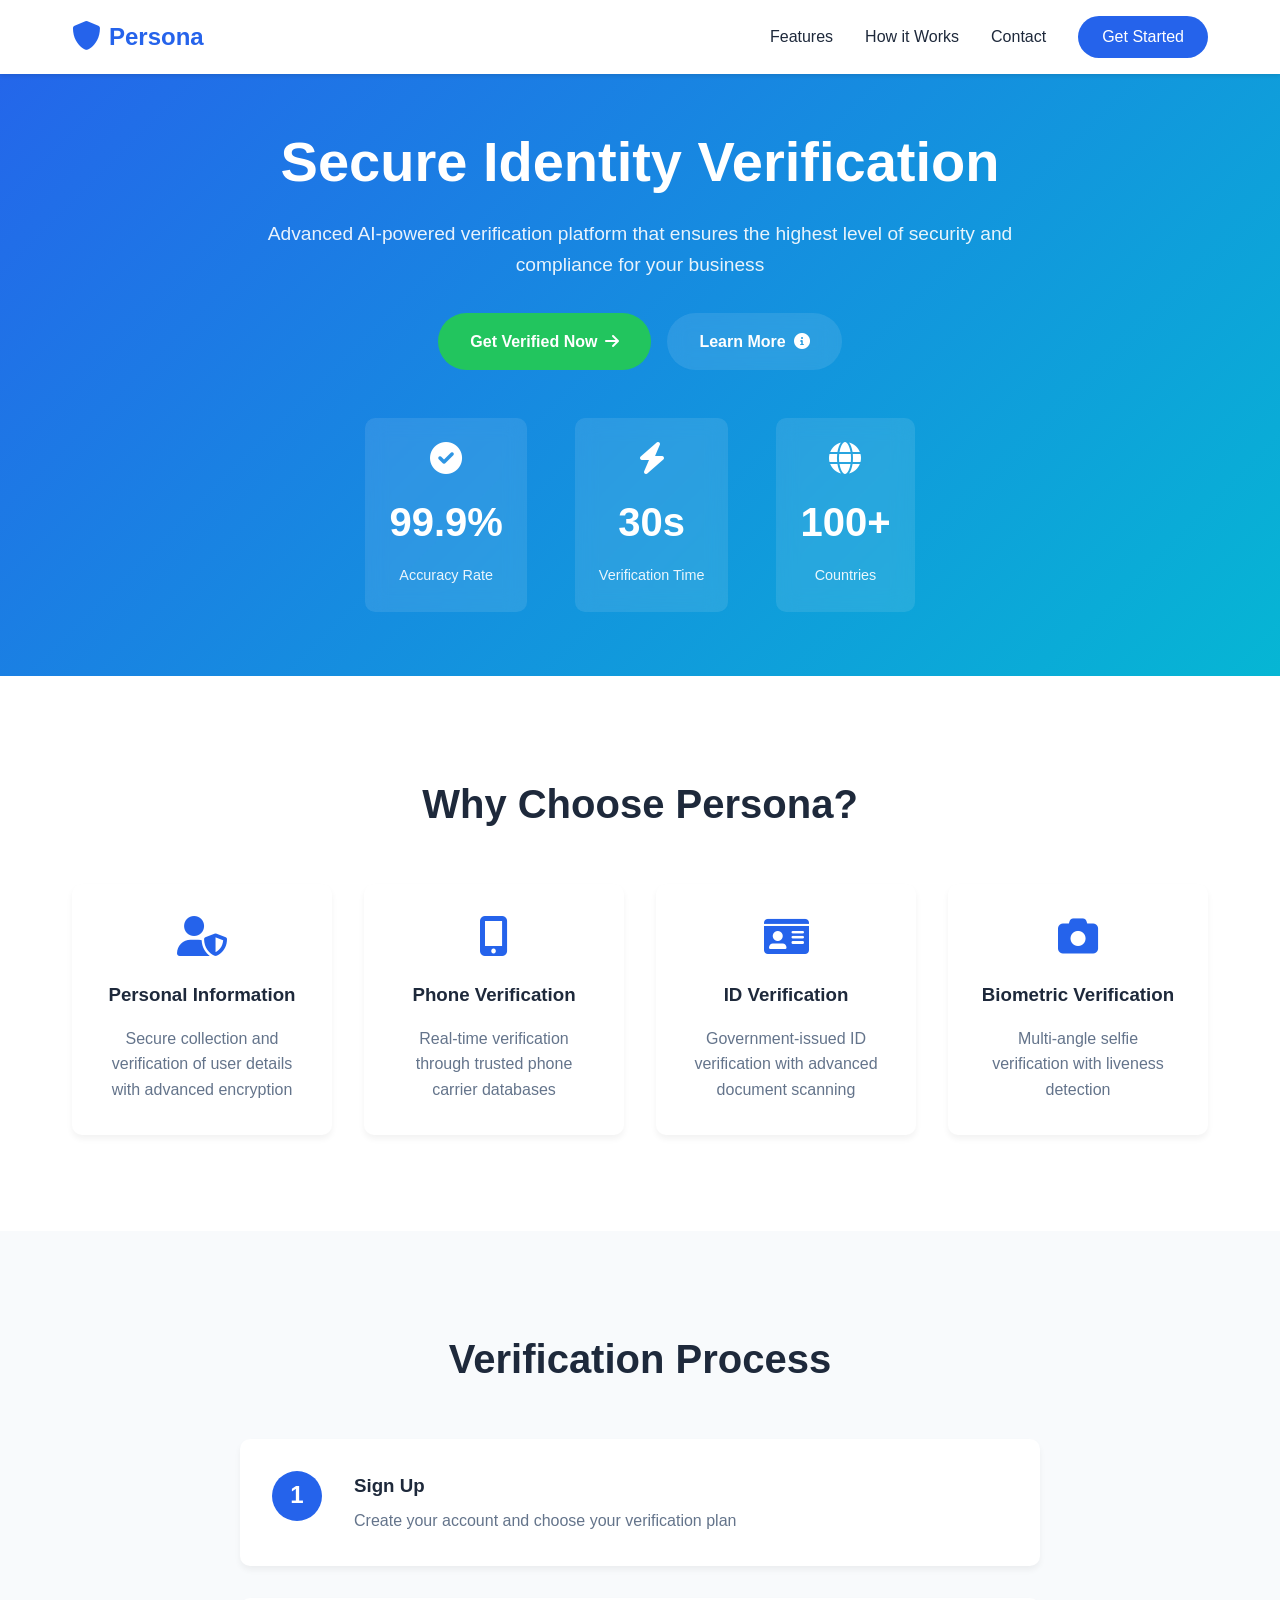
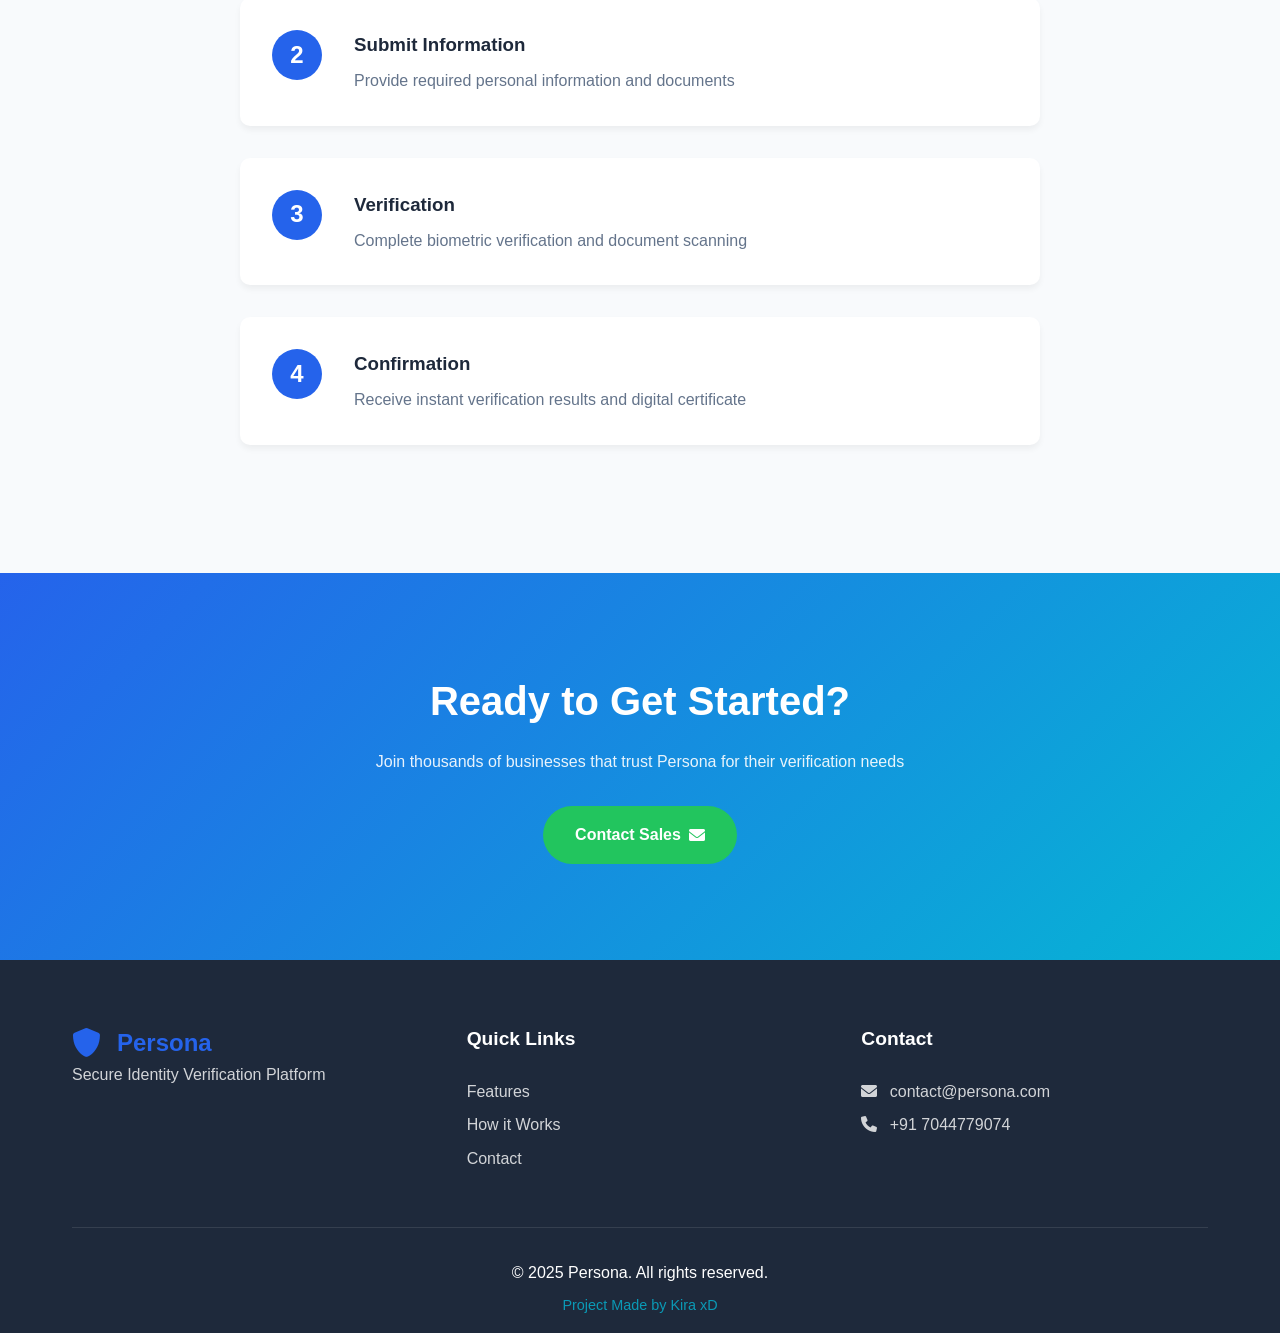
<file: face_ai/landing_page/index.html>
<!DOCTYPE html>
<html lang="en">
<head>
    <meta charset="UTF-8">
    <meta name="viewport" content="width=device-width, initial-scale=1.0">
    <title>Persona - Secure Identity Verification</title>
    <link rel="stylesheet" href="https://cdnjs.cloudflare.com/ajax/libs/font-awesome/6.0.0/css/all.min.css">
    <link rel="stylesheet" href="styles.css">
</head>
<body>
    <nav class="navbar">
        <div class="container">
            <div class="logo">
                <i class="fas fa-shield-alt"></i>
                <span>Persona</span>
            </div>
            <div class="nav-links">
                <a href="#features">Features</a>
                <a href="#process">How it Works</a>
                <a href="#contact">Contact</a>
                <a href="../static/index.html" class="nav-cta">Get Started</a>
            </div>
        </div>
    </nav>

    <section class="hero">
        <div class="container">
            <div class="hero-content">
                <h1>Secure Identity Verification</h1>
                <p>Advanced AI-powered verification platform that ensures the highest level of security and compliance for your business</p>
                <div class="hero-buttons">
                    <a href="../static/index.html" class="cta-button primary">
                        <span>Get Verified Now</span>
                        <i class="fas fa-arrow-right"></i>
                    </a>
                    <a href="#process" class="cta-button secondary">
                        <span>Learn More</span>
                        <i class="fas fa-info-circle"></i>
                    </a>
                </div>
            </div>
            <div class="hero-stats">
                <div class="stat-card">
                    <i class="fas fa-check-circle"></i>
                    <span class="stat-number">99.9%</span>
                    <span class="stat-label">Accuracy Rate</span>
                </div>
                <div class="stat-card">
                    <i class="fas fa-bolt"></i>
                    <span class="stat-number">30s</span>
                    <span class="stat-label">Verification Time</span>
                </div>
                <div class="stat-card">
                    <i class="fas fa-globe"></i>
                    <span class="stat-number">100+</span>
                    <span class="stat-label">Countries</span>
                </div>
            </div>
        </div>
    </section>

    <section id="features" class="features">
        <div class="container">
            <h2>Why Choose Persona?</h2>
            <div class="feature-grid">
                <div class="feature-card">
                    <i class="fas fa-user-shield"></i>
                    <h3>Personal Information</h3>
                    <p>Secure collection and verification of user details with advanced encryption</p>
                </div>
                <div class="feature-card">
                    <i class="fas fa-mobile-alt"></i>
                    <h3>Phone Verification</h3>
                    <p>Real-time verification through trusted phone carrier databases</p>
                </div>
                <div class="feature-card">
                    <i class="fas fa-id-card"></i>
                    <h3>ID Verification</h3>
                    <p>Government-issued ID verification with advanced document scanning</p>
                </div>
                <div class="feature-card">
                    <i class="fas fa-camera"></i>
                    <h3>Biometric Verification</h3>
                    <p>Multi-angle selfie verification with liveness detection</p>
                </div>
            </div>
        </div>
    </section>

    <section id="process" class="process">
        <div class="container">
            <h2>Verification Process</h2>
            <div class="process-steps">
                <div class="step">
                    <div class="step-number">1</div>
                    <div class="step-content">
                        <h3>Sign Up</h3>
                        <p>Create your account and choose your verification plan</p>
                    </div>
                </div>
                <div class="step">
                    <div class="step-number">2</div>
                    <div class="step-content">
                        <h3>Submit Information</h3>
                        <p>Provide required personal information and documents</p>
                    </div>
                </div>
                <div class="step">
                    <div class="step-number">3</div>
                    <div class="step-content">
                        <h3>Verification</h3>
                        <p>Complete biometric verification and document scanning</p>
                    </div>
                </div>
                <div class="step">
                    <div class="step-number">4</div>
                    <div class="step-content">
                        <h3>Confirmation</h3>
                        <p>Receive instant verification results and digital certificate</p>
                    </div>
                </div>
            </div>
        </div>
    </section>

    <section id="contact" class="contact">
        <div class="container">
            <h2>Ready to Get Started?</h2>
            <p>Join thousands of businesses that trust Persona for their verification needs</p>
            <a href="../static/index.html" class="cta-button primary">
                <span>Contact Sales</span>
                <i class="fas fa-envelope"></i>
            </a>
        </div>
    </section>

    <footer class="footer">
        <div class="container">
            <div class="footer-content">
                <div class="footer-section">
                    <div class="logo">
                        <i class="fas fa-shield-alt"></i>
                        <span>Persona</span>
                    </div>
                    <p>Secure Identity Verification Platform</p>
                </div>
                <div class="footer-section">
                    <h4>Quick Links</h4>
                    <a href="#features">Features</a>
                    <a href="#process">How it Works</a>
                    <a href="#contact">Contact</a>
                </div>
                <div class="footer-section">
                    <h4>Contact</h4>
                    <p><i class="fas fa-envelope"></i> contact@persona.com</p>
                    <p><i class="fas fa-phone"></i> +91 7044779074</p>
                </div>
            </div>
            <div class="footer-bottom">
                <p>&copy; 2025 Persona. All rights reserved.</p>
                <p class="credits">Project Made by Kira xD</p>
            </div>
        </div>
    </footer>
</body>
</html>
</file>
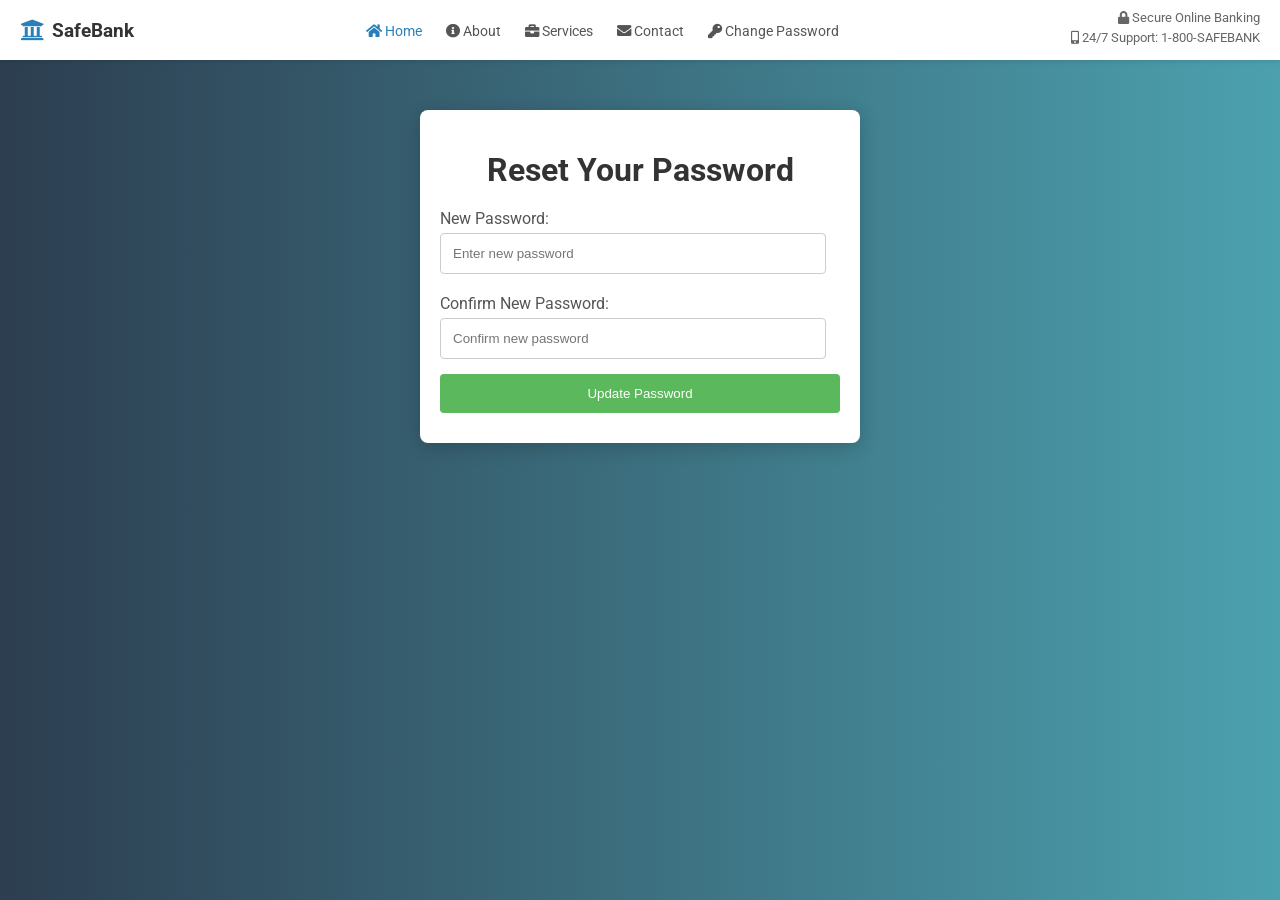
<file: frontend/forget_pass/index.html>
<!DOCTYPE html>
<html lang="en">
<head>
    <meta charset="UTF-8">
    <meta name="viewport" content="width=device-width, initial-scale=1.0">
    <title>SafeBank - Reset Password</title>
    <link rel="stylesheet" href="https://cdnjs.cloudflare.com/ajax/libs/font-awesome/5.15.3/css/all.min.css">
    <link href="https://fonts.googleapis.com/css2?family=Roboto:wght@300;400;500;700&display=swap" rel="stylesheet">
    <style>
        body {
            font-family: 'Roboto', sans-serif;
            background: linear-gradient(to right, #2c3e50, #4ca1af);
            margin: 0;
            padding: 0;
            height: 100vh;
        }

        nav {
            background-color: white;
            display: flex;
            justify-content: space-between;
            align-items: center;
            padding: 10px 20px;
            box-shadow: 0 2px 5px rgba(0, 0, 0, 0.1);
        }

        .navbar-content {
            display: flex;
            justify-content: space-between;
            align-items: center;
            width: 100%;
        }

        .logo {
            display: flex;
            align-items: center;
        }

        .logo i {
            font-size: 1.5rem;
            margin-right: 8px;
            color: #2980b9;
        }

        .logo h1 {
            font-size: 1.2rem;
            color: #333;
            margin: 0;
        }

        .nav-links a {
            margin: 0 10px;
            text-decoration: none;
            color: #555;
            font-size: 0.9rem;
            transition: color 0.3s;
        }

        .nav-links a:hover, .nav-links a.active {
            color: #2980b9;
        }

        .support-info {
            display: flex;
            flex-direction: column;
            align-items: flex-end;
        }

        .support-info span {
            font-size: 0.8rem;
            color: #666;
            margin-bottom: 5px;
        }

        .container {
            max-width: 400px;
            margin: 50px auto;
            background: white;
            padding: 20px;
            border-radius: 8px;
            box-shadow: 0 4px 20px rgba(0, 0, 0, 0.2);
        }

        h1 {
            text-align: center;
            color: #333;
            margin-bottom: 20px;
        }

        label {
            display: block;
            margin-bottom: 5px;
            color: #555;
        }

        input[type="password"] {
            width: 90%;
            padding: 12px;
            margin-bottom: 15px;
            border: 1px solid #ccc;
            border-radius: 4px;
            transition: border-color 0.3s;
        }

        input[type="password"]:focus {
            border-color: #2980b9;
            outline: none;
        }

        button {
            width: 100%;
            padding: 12px;
            background-color: #5cb85c;
            color: white;
            border: none;
            border-radius: 4px;
            cursor: pointer;
            transition: background-color 0.3s;
        }

        button:hover {
            background-color: #4cae4c;
        }

        #strength-meter {
            font-size: 0.9rem;
            margin: 5px 0;
        }

        p {
            text-align: center;
        }

        a {
            color: #2980b9;
            text-decoration: none;
        }

        a:hover {
            text-decoration: underline;
        }
    </style>
</head>
<body>
    <nav>
        <div class="navbar-content">
            <div class="logo">
                <i class="fas fa-university"></i>
                <h1>SafeBank</h1>
            </div>
            <div class="nav-links">
                <a href="#" class="active"><i class="fas fa-home"></i> Home</a>
                <a href="#"><i class="fas fa-info-circle"></i> About</a>
                <a href="#"><i class="fas fa-briefcase"></i> Services</a>
                <a href="#"><i class="fas fa-envelope"></i> Contact</a>
                <a href="/change-pass" id="changePassLink"><i class="fas fa-key"></i> Change Password</a>
            </div>
            <div class="support-info">
                <span><i class="fas fa-lock"></i> Secure Online Banking</span>
                <span><i class="fas fa-mobile-alt"></i> 24/7 Support: 1-800-SAFEBANK</span>
            </div>
        </div>
    </nav>
    <main class="container">
        <h1>Reset Your Password</h1>
        <form id="passwordForm">
            <div class="form-group">
                <label for="new-password">New Password:</label>
                <input type="password" id="new-password" name="new-password" placeholder="Enter new password" required>
                <div id="strength-meter"></div>
            </div>
            <div class="form-group">
                <label for="confirm-password">Confirm New Password:</label>
                <input type="password" id="confirm-password" name="confirm-password" placeholder="Confirm new password" required>
            </div>
            <button type="submit">Update Password</button>
        </form>
        <div id="message-area" style="text-align:center; margin-top: 10px;"></div>
    </main>
    <script>
        document.addEventListener('DOMContentLoaded', function() {
            const newPassword = document.getElementById('new-password');
            const confirmPassword = document.getElementById('confirm-password');
            const strengthMeter = document.getElementById('strength-meter');
            const form = document.getElementById('passwordForm');
            const messageArea = document.getElementById('message-area');
            const urlParams = new URLSearchParams(window.location.search);
            // Password strength check
            newPassword.addEventListener('input', function() {
                const strength = checkPasswordStrength(newPassword.value);
                strengthMeter.innerText = `Strength: ${strength}`;
                strengthMeter.style.color = strength === "Strong" ? "green" : strength === "Medium" ? "orange" : "red";
            });

            // Handle form submission with Fetch
            form.addEventListener('submit', async function (event) {
            event.preventDefault();

            const password = document.getElementById('new-password').value;
            const confirmPasswordValue = document.getElementById('confirm-password').value;

            if (password !== confirmPasswordValue) {
                messageArea.innerHTML = '<p style="color: red;">Passwords do not match.</p>';
                return;
            }

            try {
                const token = urlParams.get('token');
                const response = await fetch(`http://localhost:8080/auth/change-pass`, {
                    method: 'POST',
                    headers: {
                        'Content-Type': 'application/json'
                    },
                    body: JSON.stringify({
                        token: token,
                        newPassword: password,
                        confirmPassword: confirmPasswordValue
                    })
                });

                const result = await response.text();

                if (response.ok) {
                    // Redirect to Persona Verification
                    // window.location.href = '../../Persona/landing_page/index.html';
                    window.location.href = 'http://127.0.0.1:5050/';
                } else {
                    messageArea.innerHTML = `<p style="color: red;">${result}</p>`;
                }
            } catch (error) {
                messageArea.innerHTML = '<p style="color: red;">An error occurred. Please try again.</p>';
            }
        });

            // Password strength function
            function checkPasswordStrength(password) {
                const weakRegex = /^[a-zA-Z0-9]{6,}$/;
                const mediumRegex = /^(?=.*[A-Za-z])(?=.*\d)[A-Za-z\d]{8,}$/;
                const strongRegex = /^(?=.*[A-Za-z])(?=.*\d)(?=.*[@$!%*?&])[A-Za-z\d@$!%*?&]{10,}$/;

                if (strongRegex.test(password)) return "Strong";
                if (mediumRegex.test(password)) return "Medium";
                if (weakRegex.test(password)) return "Weak";
                return "Very Weak";
            }
        });
    </script>
</body>
</html>
</file>
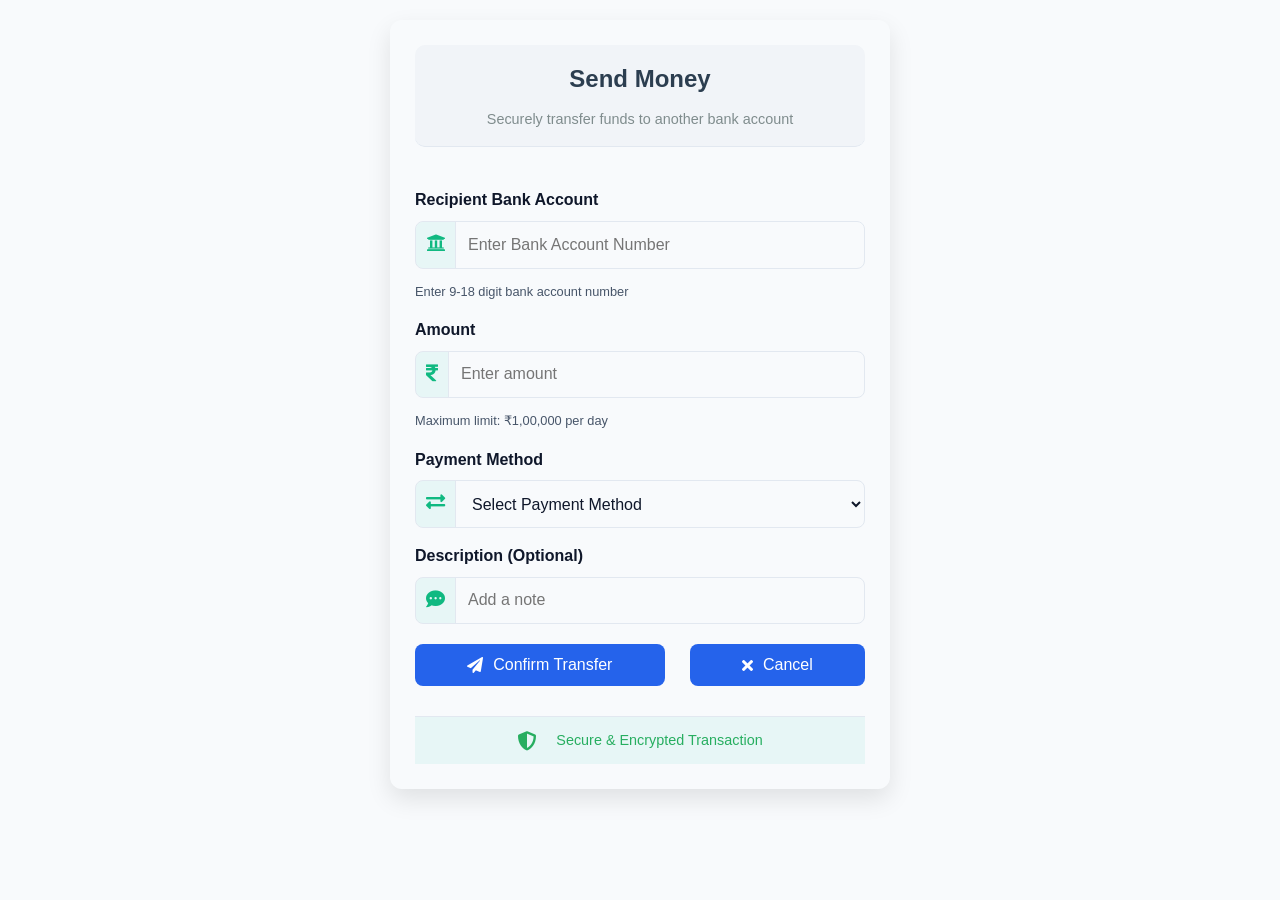
<file: frontend/payment/index.html>
<!DOCTYPE html>
<html lang="en">

<head>
    <meta charset="UTF-8">
    <meta name="viewport" content="width=device-width, initial-scale=1.0">
    <title>Document</title>
    <link rel="stylesheet" href="payment.css">
    <link rel="stylesheet" href="https://cdnjs.cloudflare.com/ajax/libs/font-awesome/5.15.3/css/all.min.css">
</head>

<body>
    <div id="payment-gateway" class="payment-gateway">
        <form id="payment-form">
            <div class="payment-form-header">
                <h3 id="payment-form-title">Send Money</h3>
                <p id="payment-form-subtitle">Securely transfer funds to another bank account</p>
            </div>

            <div class="payment-form-body">
                <div class="form-group recipient-group">
                    <label for="recipient">Recipient Bank Account</label>
                    <div class="input-wrapper">
                        <span class="input-icon"><i class="fas fa-university"></i></span>
                        <input type="text" id="recipient" name="recipient" placeholder="Enter Bank Account Number"
                            required maxlength="25">
                        <span class="input-validation">
                            <i class="fas fa-check-circle valid-icon"></i>
                            <i class="fas fa-times-circle invalid-icon"></i>
                        </span>
                    </div>
                    <small class="form-text text-muted">Enter 9-18 digit bank account number</small>
                </div>

                <div class="form-group amount-group">
                    <label for="amount">Amount</label>
                    <div class="input-wrapper">
                        <span class="input-icon"><i class="fas fa-rupee-sign"></i></span>
                        <input type="number" id="amount" name="amount" min="1" max="100000" placeholder="Enter amount"
                            required>
                        <span class="input-validation">
                            <i class="fas fa-check-circle valid-icon"></i>
                            <i class="fas fa-times-circle invalid-icon"></i>
                        </span>
                    </div>
                    <small class="form-text text-muted">Maximum limit: ₹1,00,000 per day</small>
                </div>

                <div class="form-group method-group">
                    <label for="payment-method">Payment Method</label>
                    <div class="input-wrapper">
                        <span class="input-icon"><i class="fas fa-exchange-alt"></i></span>
                        <select id="payment-method" name="payment-method" required>
                            <option value="">Select Payment Method</option>
                            <option value="bank-transfer">Bank Transfer</option>
                            <option value="neft">NEFT</option>
                            <option value="rtgs">RTGS</option>
                            <option value="imps">IMPS</option>
                        </select>
                    </div>
                </div>

                <div class="form-group description-group">
                    <label for="description">Description (Optional)</label>
                    <div class="input-wrapper">
                        <span class="input-icon"><i class="fas fa-comment-dots"></i></span>
                        <input type="text" id="description" name="description" placeholder="Add a note">
                    </div>
                </div>
            </div>

            <div class="payment-form-footer">
                <div class="payment-actions">
                    <button type="submit" class="btn btn-success">
                        <i class="fas fa-paper-plane"></i> Confirm Transfer
                    </button>
                    <button type="button" id="cancel-payment" class="btn btn-danger">
                        <i class="fas fa-times"></i> Cancel
                    </button>
                </div>

                <div class="payment-security">
                    <i class="fas fa-shield-alt"></i>
                    <span>Secure & Encrypted Transaction</span>
                </div>
            </div>
        </form>
    </div>
    <!-- <script src="./payment.js"></script> -->

    <!-- Cancel Payment -->
    <script>
        document.getElementById('cancel-payment').addEventListener('click', function () {
            alert("Click ok to confirm cancel the payment");
            window.location.href = '../dashboard_page/index.html';
        });
    </script>

    <!-- // backend connection -->
    <script>

        const form = document.getElementById('payment-form');

        form.addEventListener('submit', async (e) => {
            e.preventDefault();

            // Collect form data
            const formData = new FormData(form);

            // Destructure form data into an object
            const data = {
                receiverId: formData.get('recipient'),
                amount: formData.get('amount'),
                paymentMethod: formData.get('payment-method'),
                description: formData.get('description'),
                // receiverId: document.getElementById('receiver-id').value, 
                token: (localStorage.getItem('Token').split(' '))[1]
            };

            console.log('Destructured Form Data:', data);

            try {

                const response = await fetch('http://localhost:8080/api/transaction', {
                    method: 'POST',
                    headers: {
                        'Content-Type': 'application/json',
                    },
                    body: JSON.stringify(data),
                });

                if (response.ok) {
                    alert('Payment successful.. Redirecting to the dashboard');
                    window.location.href = '../dashboard_page/index.html'
                } else {
                    alert('Transaction Failed a mail send to the registered mail');
                    
                    console.error('Payment failed');
                    const errorData = await response.json();
                    console.error('Error:', errorData.message);
                    window.location.href='../dashboard_page/index.html'
                }
            } catch (err) {
                console.error('Error while processing payment:', err.message);
            }
        });
    </script>
</body>

</html>
</file>
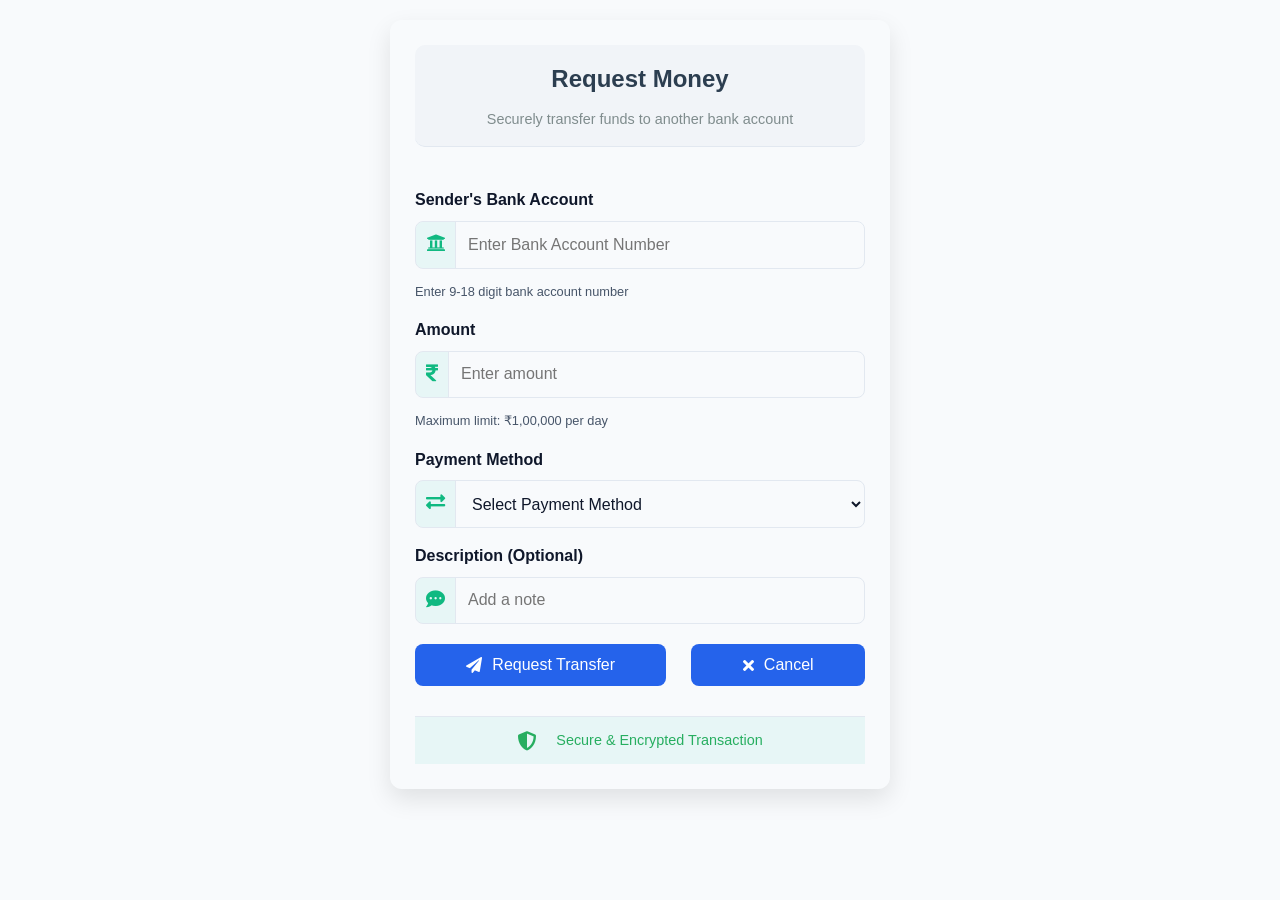
<file: frontend/req-payment/index.html>
<!DOCTYPE html>
<html lang="en">

<head>
    <meta charset="UTF-8">
    <meta name="viewport" content="width=device-width, initial-scale=1.0">
    <title>Document</title>
    <link rel="stylesheet" href="style.css">
    <link rel="stylesheet" href="https://cdnjs.cloudflare.com/ajax/libs/font-awesome/5.15.3/css/all.min.css">
</head>

<body>
    <div id="payment-gateway" class="payment-gateway">
        <form id="payment-form">
            <div class="payment-form-header">
                <h3 id="payment-form-title">Request Money</h3>
                <p id="payment-form-subtitle">Securely transfer funds to another bank account</p>
            </div>

            <div class="payment-form-body">
                <div class="form-group recipient-group">
                    <label for="recipient">Sender's Bank Account</label>
                    <div class="input-wrapper">
                        <span class="input-icon"><i class="fas fa-university"></i></span>
                        <input type="text" id="recipient" name="recipient" placeholder="Enter Bank Account Number"
                            required maxlength="25">
                        <span class="input-validation">
                            <i class="fas fa-check-circle valid-icon"></i>
                            <i class="fas fa-times-circle invalid-icon"></i>
                        </span>
                    </div>
                    <small class="form-text text-muted">Enter 9-18 digit bank account number</small>
                </div>

                <div class="form-group amount-group">
                    <label for="amount">Amount</label>
                    <div class="input-wrapper">
                        <span class="input-icon"><i class="fas fa-rupee-sign"></i></span>
                        <input type="number" id="amount" name="amount" min="1" max="100000" placeholder="Enter amount"
                            required>
                        <span class="input-validation">
                            <i class="fas fa-check-circle valid-icon"></i>
                            <i class="fas fa-times-circle invalid-icon"></i>
                        </span>
                    </div>
                    <small class="form-text text-muted">Maximum limit: ₹1,00,000 per day</small>
                </div>

                <div class="form-group method-group">
                    <label for="payment-method">Payment Method</label>
                    <div class="input-wrapper">
                        <span class="input-icon"><i class="fas fa-exchange-alt"></i></span>
                        <select id="payment-method" name="payment-method" required>
                            <option value="">Select Payment Method</option>
                            <option value="bank-transfer">Bank Transfer</option>
                            <option value="neft">NEFT</option>
                            <option value="rtgs">RTGS</option>
                            <option value="imps">IMPS</option>
                        </select>
                    </div>
                </div>

                <div class="form-group description-group">
                    <label for="description">Description (Optional)</label>
                    <div class="input-wrapper">
                        <span class="input-icon"><i class="fas fa-comment-dots"></i></span>
                        <input type="text" id="description" name="description" placeholder="Add a note">
                    </div>
                </div>
            </div>

            <div class="payment-form-footer">
                <div class="payment-actions">
                    <button type="submit" class="btn btn-success">
                        <i class="fas fa-paper-plane"></i> Request Transfer
                    </button>
                    <button type="button" id="cancel-payment" class="btn btn-danger">
                        <i class="fas fa-times"></i> Cancel
                    </button>
                </div>

                <div class="payment-security">
                    <i class="fas fa-shield-alt"></i>
                    <span>Secure & Encrypted Transaction</span>
                </div>
            </div>
        </form>
    </div>

    <!-- Cancel Payment -->
    <script>
        document.getElementById('cancel-payment').addEventListener('click', function () {
            alert("Click ok to confirm cancel the payment");
            window.location.href = '../dashboard_page/index.html';
        });
    </script>

    <!-- // backend connection -->
    <!-- <script>

        const form = document.getElementById('payment-form');

        form.addEventListener('submit', async (e) => {
            console.log('hi');
            
            e.preventDefault();

            // Collect form data
            const formData = new FormData(form);

            // Destructure form data into an object
            const data = {
                receiverId: formData.get('recipient'),
                amount: formData.get('amount'),
                paymentMethod: formData.get('payment-method'),
                description: formData.get('description'),
                // receiverId: document.getElementById('receiver-id').value, 
                token: (localStorage.getItem('Token').split(' '))[1]
            };

            console.log('Destructured Form Data:', data);

            try {

                const response = await fetch('http://localhost:8080/api/request', {
                    method: 'POST',
                    headers: {
                        'Content-Type': 'application/json',
                    },
                    body: JSON.stringify(data),
                });

                if (response.ok) {
                    alert('Request successful.. Redirecting to the dashboard');
                    window.location.href = '../dashboard_page/index.html'
                } else {
                    console.error('Request failed');
                    const errorData = await response.json();
                    console.error('Error:', errorData.message);
                }
            } catch (err) {
                console.error('Error while processing payment:', err.message);
            }
        });
    </script> -->

    <script>
        const form = document.getElementById('payment-form');
    
        form.addEventListener('submit', async (e) => {
            e.preventDefault();
    
            // Validate input fields before proceeding
            const recipient = document.getElementById('recipient').value.trim();
            const amount = document.getElementById('amount').value.trim();
            
            // if (!recipient || recipient.length < 9 || recipient.length > 18) {
            //     alert('Please enter a valid bank account number (9-18 digits).');
            //     return;
            // }
            
            // if (!amount || amount <= 0 || amount > 100000) {
            //     alert('Amount should be between ₹1 and ₹1,00,000.');
            //     return;
            // }
    
            // Collect form data
            const formData = new FormData(form);
    
            // Destructure form data into an object
            const data = {
                receiverId: formData.get('recipient'),
                amount: formData.get('amount'),
                paymentMethod: formData.get('payment-method'),
                description: formData.get('description'),
                token: (localStorage.getItem('Token').split(' '))[1]
            };
    
            try {
                const response = await fetch('http://localhost:8080/api/request', {
                    method: 'POST',
                    headers: {
                        'Content-Type': 'application/json',
                    },
                    body: JSON.stringify(data),
                });
    
                if (response.ok) {
                    alert('Request successful.. Redirecting to the dashboard');
                    window.location.href = '../dashboard_page/index.html';
                } else {
                    const errorData = await response.json();
                    alert('Error: ' + errorData.message);
                    console.error('Error:', errorData.message);
                }
            } catch (err) {
                console.error('Error while processing payment:', err.message);
                alert('An error occurred while processing the payment. Please try again.');
            }
        });
    </script>
    
</body>

</html>
</file>
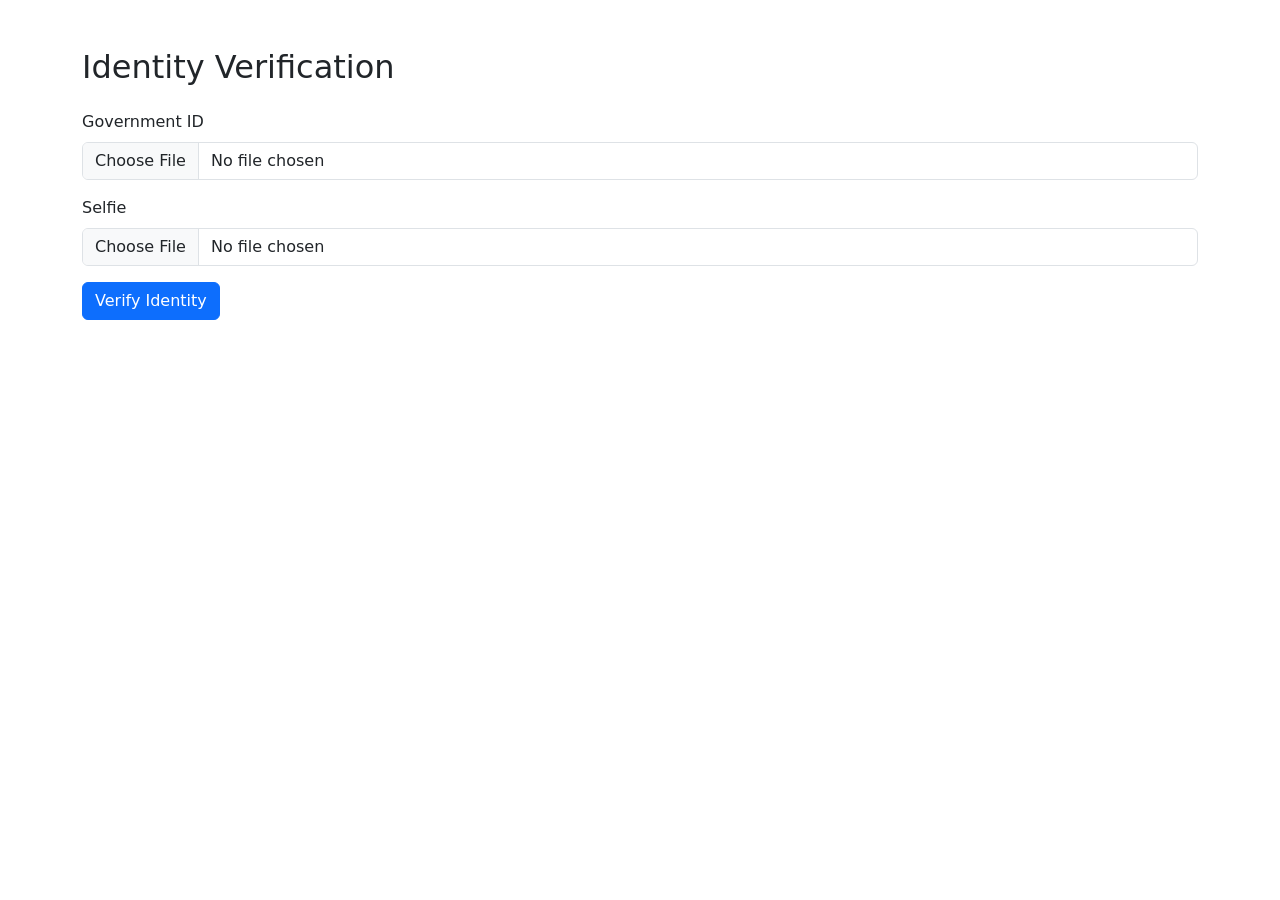
<file: frontend/Persona_backend/templates/index.html>
<!DOCTYPE html>
<html lang="en">
<head>
    <meta charset="UTF-8">
    <title>Persona Identity Verification</title>
    <link href="https://cdn.jsdelivr.net/npm/bootstrap@5.2.3/dist/css/bootstrap.min.css" rel="stylesheet">
</head>
<body>
    <div class="container mt-5">
        <h2 class="mb-4">Identity Verification</h2>
        <form id="verificationForm" enctype="multipart/form-data">
            <div class="mb-3">
                <label for="idUpload" class="form-label">Government ID</label>
                <input class="form-control" type="file" id="idUpload" name="id_image" accept="image/*" required>
            </div>
            <div class="mb-3">
                <label for="selfieUpload" class="form-label">Selfie</label>
                <input class="form-control" type="file" id="selfieUpload" name="selfie_image" accept="image/*" required>
            </div>
            <button type="submit" class="btn btn-primary">Verify Identity</button>
        </form>
        <div id="resultContainer" class="mt-3"></div>
    </div>

    <script>
        document.getElementById('verificationForm').addEventListener('submit', async (e) => {
            e.preventDefault();
            const formData = new FormData(e.target);
            
            try {
                const response = await fetch('/verify', {
                    method: 'POST',
                    body: formData
                });
                
                const result = await response.json();
                const resultContainer = document.getElementById('resultContainer');
                
                if (result.status === 'success') {
                    resultContainer.innerHTML = `
                        <div class="alert alert-success">
                            <strong>Verification Successful!</strong>
                            <p>${result.liveness}</p>
                            <p>${result.face_match}</p>
                        </div>
                    `;
                } else {
                    resultContainer.innerHTML = `
                        <div class="alert alert-danger">
                            <strong>Verification Failed</strong>
                            <p>${result.reason || 'Unknown error occurred'}</p>
                        </div>
                    `;
                }
            } catch (error) {
                console.error('Verification error:', error);
            }
        });
    </script>
</body>
</html>
</file>
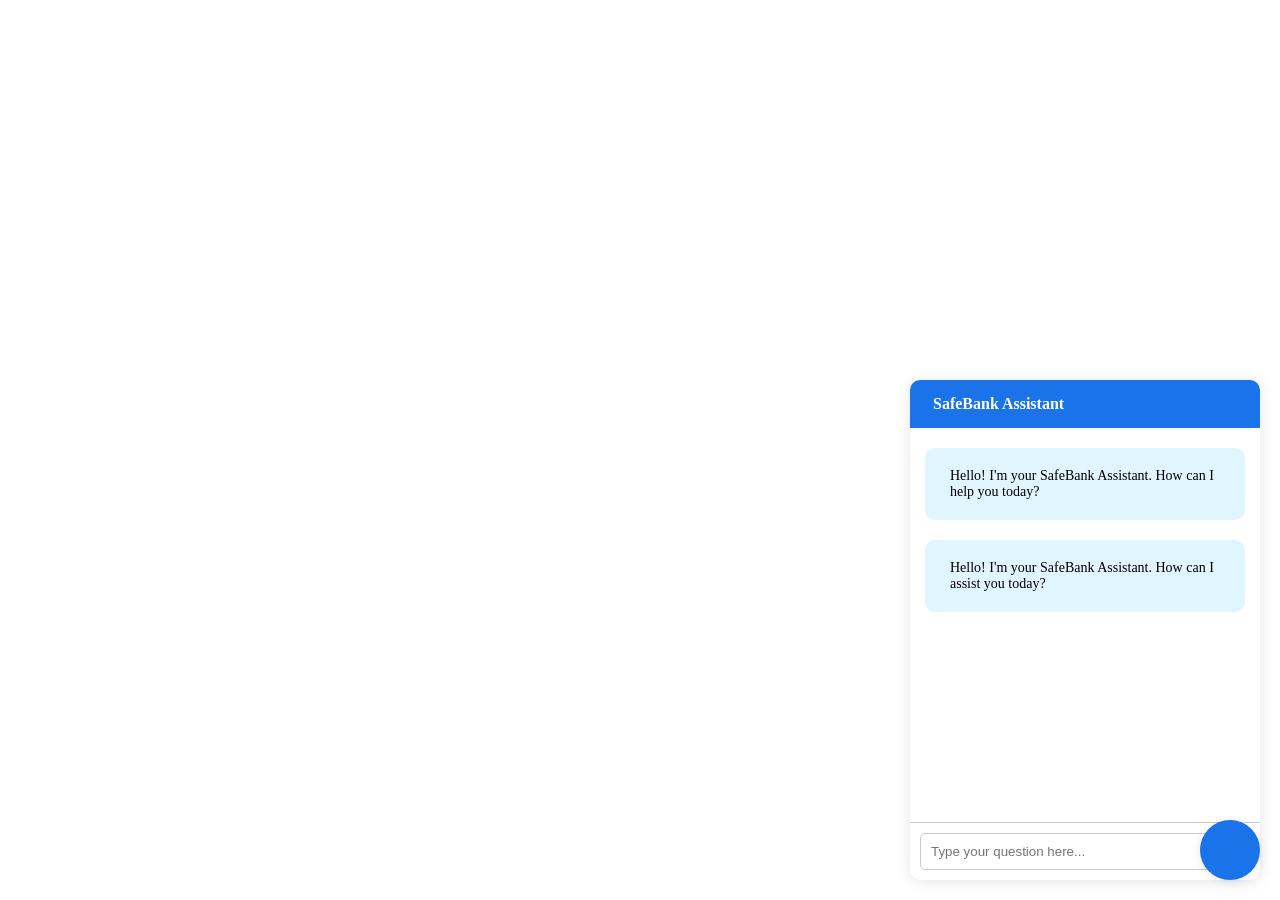
<file: frontend/chatbot/chatbot-ui.html>
<head>
    <link rel="stylesheet" type="text/css" href="chatbot-styles.css">
    <link rel="stylesheet" type="text/css" href="chatbot-styles.css">
</head>
<!-- Add this to the main content area of your dashboard HTML -->
<div id="chatbot-container" class="chatbot-container">
    <div class="chatbot-header">
        <h3><i class="fas fa-robot"></i> SafeBank Assistant</h3>
        <button id="minimize-chat" class="minimize-btn" aria-label="Minimize Chatbot">
            <i class="fas fa-minus"></i>
        </button>
    </div>
    <div class="chatbot-messages" id="chatbot-messages">
        <div class="message bot-message">
            <i class="fas fa-robot bot-icon"></i>
            <div class="message-content">
                Hello! I'm your SafeBank Assistant. How can I help you today?
            </div>
        </div>
    </div>
    <div class="chatbot-input">
        <input type="text" id="user-input" placeholder="Type your question here..." aria-label="User input">
        <button id="send-message" aria-label="Send Message">
            <i class="fas fa-paper-plane"></i>
        </button>
    </div>
    <button id="toggle-chatbot" class="toggle-chatbot-btn" aria-label="Toggle Chatbot">
        <i class="fas fa-comments"></i>
    </button>
</div>
<body>
<script src="chatbot-logic.js"></script>
</body>
</file>
<file: face_ai/landing_page/styles.css>
:root {
    --primary: #2563eb;
    --primary-dark: #1d4ed8;
    --secondary: #475569;
    --accent: #06b6d4;
    --background: #f8fafc;
    --text: #1e293b;
    --text-light: #64748b;
    --white: #ffffff;
    --success: #22c55e;
}

* {
    margin: 0;
    padding: 0;
    box-sizing: border-box;
}

html {
    scroll-behavior: smooth;
}

body {
    font-family: 'Arial', sans-serif;
    line-height: 1.6;
    color: var(--text);
    background-color: var(--background);
}

.container {
    max-width: 1200px;
    margin: 0 auto;
    padding: 0 2rem;
}

/* Navbar */
.navbar {
    background: var(--white);
    box-shadow: 0 2px 4px rgba(0, 0, 0, 0.1);
    position: fixed;
    width: 100%;
    top: 0;
    z-index: 1000;
    padding: 1rem 0;
}

.navbar .container {
    display: flex;
    justify-content: space-between;
    align-items: center;
}

.logo {
    display: flex;
    align-items: center;
    gap: 0.5rem;
    font-size: 1.5rem;
    font-weight: bold;
    color: var(--primary);
}

.logo i {
    font-size: 1.8rem;
}

.nav-links {
    display: flex;
    gap: 2rem;
    align-items: center;
}

.nav-links a {
    text-decoration: none;
    color: var(--text);
    font-weight: 500;
    transition: color 0.3s ease;
}

.nav-links a:hover {
    color: var(--primary);
}

.nav-cta {
    background: var(--primary);
    color: var(--white) !important;
    padding: 0.5rem 1.5rem;
    border-radius: 50px;
    transition: background-color 0.3s ease !important;
}

.nav-cta:hover {
    background: var(--primary-dark) !important;
}

/* Hero Section */
.hero {
    padding: 8rem 0 4rem;
    background: linear-gradient(135deg, var(--primary), var(--accent));
    color: var(--white);
    text-align: center;
}

.hero-content {
    max-width: 800px;
    margin: 0 auto;
}

.hero h1 {
    font-size: 3.5rem;
    margin-bottom: 1.5rem;
    line-height: 1.2;
}

.hero p {
    font-size: 1.2rem;
    margin-bottom: 2rem;
    opacity: 0.9;
}

.hero-buttons {
    display: flex;
    gap: 1rem;
    justify-content: center;
    margin-bottom: 3rem;
}

.cta-button {
    display: inline-flex;
    align-items: center;
    gap: 0.5rem;
    padding: 1rem 2rem;
    border-radius: 50px;
    text-decoration: none;
    font-weight: bold;
    transition: all 0.3s ease;
}

.cta-button.primary {
    background: var(--success);
    color: var(--white);
}

.cta-button.secondary {
    background: rgba(255, 255, 255, 0.1);
    color: var(--white);
    backdrop-filter: blur(10px);
}

.cta-button:hover {
    transform: translateY(-2px);
    box-shadow: 0 4px 12px rgba(0, 0, 0, 0.15);
}

/* Stats */
.hero-stats {
    display: flex;
    justify-content: center;
    gap: 3rem;
    margin-top: 2rem;
}

.stat-card {
    background: rgba(255, 255, 255, 0.1);
    padding: 1.5rem;
    border-radius: 10px;
    backdrop-filter: blur(10px);
}

.stat-card i {
    font-size: 2rem;
    margin-bottom: 0.5rem;
}

.stat-number {
    display: block;
    font-size: 2.5rem;
    font-weight: bold;
    margin: 0.5rem 0;
}

.stat-label {
    font-size: 0.9rem;
    opacity: 0.9;
}

/* Features */
.features {
    padding: 6rem 0;
    background: var(--white);
}

.features h2 {
    text-align: center;
    font-size: 2.5rem;
    color: var(--text);
    margin-bottom: 3rem;
}

.feature-grid {
    display: grid;
    grid-template-columns: repeat(auto-fit, minmax(250px, 1fr));
    gap: 2rem;
}

.feature-card {
    background: var(--white);
    padding: 2rem;
    border-radius: 10px;
    box-shadow: 0 4px 6px rgba(0, 0, 0, 0.05);
    transition: all 0.3s ease;
    text-align: center;
}

.feature-card:hover {
    transform: translateY(-5px);
    box-shadow: 0 8px 15px rgba(0, 0, 0, 0.1);
}

.feature-card i {
    font-size: 2.5rem;
    color: var(--primary);
    margin-bottom: 1.5rem;
}

.feature-card h3 {
    margin-bottom: 1rem;
    color: var(--text);
}

.feature-card p {
    color: var(--text-light);
}

/* Process */
.process {
    padding: 6rem 0;
    background: var(--background);
}

.process h2 {
    text-align: center;
    font-size: 2.5rem;
    margin-bottom: 3rem;
}

.process-steps {
    max-width: 800px;
    margin: 0 auto;
}

.step {
    display: flex;
    gap: 2rem;
    margin-bottom: 2rem;
    padding: 2rem;
    background: var(--white);
    border-radius: 10px;
    box-shadow: 0 4px 6px rgba(0, 0, 0, 0.05);
}

.step-number {
    width: 50px;
    height: 50px;
    background: var(--primary);
    color: var(--white);
    border-radius: 50%;
    display: flex;
    align-items: center;
    justify-content: center;
    font-size: 1.5rem;
    font-weight: bold;
}

.step-content h3 {
    margin-bottom: 0.5rem;
    color: var(--text);
}

.step-content p {
    color: var(--text-light);
}

/* Contact */
.contact {
    padding: 6rem 0;
    text-align: center;
    background: linear-gradient(135deg, var(--primary), var(--accent));
    color: var(--white);
}

.contact h2 {
    font-size: 2.5rem;
    margin-bottom: 1rem;
}

.contact p {
    margin-bottom: 2rem;
    opacity: 0.9;
}

/* Footer */
.footer {
    background: var(--text);
    color: var(--white);
    padding: 4rem 0 1rem;
}

.footer-content {
    display: grid;
    grid-template-columns: repeat(auto-fit, minmax(200px, 1fr));
    gap: 3rem;
    margin-bottom: 3rem;
}

.footer-section h4 {
    margin-bottom: 1.5rem;
    font-size: 1.2rem;
}

.footer-section a {
    display: block;
    color: var(--white);
    text-decoration: none;
    margin-bottom: 0.5rem;
    opacity: 0.8;
    transition: opacity 0.3s ease;
}

.footer-section a:hover {
    opacity: 1;
}

.footer-section p {
    margin-bottom: 0.5rem;
    opacity: 0.8;
}

.footer-section i {
    margin-right: 0.5rem;
}

.footer-bottom {
    text-align: center;
    padding-top: 2rem;
    border-top: 1px solid rgba(255, 255, 255, 0.1);
}

.footer-bottom .credits {
    margin-top: 0.5rem;
    font-size: 0.9rem;
    opacity: 0.8;
    color: var(--accent);
}

/* Responsive Design */
@media (max-width: 768px) {
    .navbar {
        padding: 1rem;
    }

    .nav-links {
        display: none;
    }

    .hero h1 {
        font-size: 2.5rem;
    }

    .hero-buttons {
        flex-direction: column;
    }

    .hero-stats {
        flex-direction: column;
        gap: 1rem;
    }

    .stat-card {
        padding: 1rem;
    }

    .feature-grid {
        grid-template-columns: 1fr;
    }

    .step {
        flex-direction: column;
        gap: 1rem;
        text-align: center;
    }

    .step-number {
        margin: 0 auto;
    }
}
</file>
<file: frontend/payment/payment.css>
/* Modern Professional Dashboard Stylesheet */
:root {
    /* Color Palette */
    --primary-color: #1e40af;      /* Deep Blue */
    --secondary-color: #2563eb;    /* Bright Blue */
    --accent-color: #10b981;       /* Emerald Green */
    --background-primary: #f8fafc; /* Light Gray-Blue */
    --background-secondary: #f1f5f9;
    --text-primary: #0f172a;       /* Dark Slate */
    --text-secondary: #475569;     /* Slate Gray */
    --border-color: #e2e8f0;       /* Light Border */
    --shadow-subtle: 0 4px 6px rgba(0, 0, 0, 0.05);
    --shadow-medium: 0 10px 15px rgba(0, 0, 0, 0.08);

    /* Typography */
    --font-primary: 'Roboto', 'Inter', sans-serif;
}

/* Reset and Base Styles */
* {
    margin: 0;
    padding: 0;
    box-sizing: border-box;
    transition: all 0.3s ease;
}

body {
    font-family: var(--font-primary);
    background-color: var(--background-primary);
    color: var(--text-primary);
    line-height: 1.6;
}

/* Pay Now Section Styles */
.payment-container {
    display: flex;
    gap: 30px;
}

.payment-options {
    display: flex;
    gap: 20px;
    flex-wrap: wrap;
    justify-content: center;
}

.payment-card {
    background-color: white;
    border-radius: 12px;
    padding: 25px;
    width: 250px;
    text-align: center;
    box-shadow: var(--shadow-subtle);
    border: 1px solid var(--border-color);
    transition: transform 0.3s ease, box-shadow 0.3s ease;
}

.payment-card:hover {
    transform: translateY(-10px);
    box-shadow: 0 15px 25px rgba(0, 0, 0, 0.1);
}

.payment-card i {
    font-size: 3rem;
    color: var(--secondary-color);
    margin-bottom: 15px;
}

.payment-card h3 {
    margin-bottom: 10px;
    color: var(--text-primary);
}

.payment-card p {
    color: var(--text-secondary);
    margin-bottom: 15px;
}

.payment-form {
    background-color: white;
    border-radius: 12px;
    padding: 30px;
    width: 400px;
    box-shadow: var(--shadow-medium);
}

.payment-form .form-group {
    margin-bottom: 15px;
}

.payment-form label {
    display: block;
    margin-bottom: 5px;
    color: var(--text-secondary);
}

.payment-form input,
.payment-form select {
    width: 100%;
    padding: 10px;
    border: 1px solid var(--border-color);
    border-radius: 5px;
}

.payment-summary {
    background-color: var(--background-secondary);
    padding: 15px;
    border-radius: 5px;
    margin-bottom: 15px;
}

.payment-summary p {
    display: flex;
    justify-content: space-between;
    margin-bottom: 5px;
    color: var(--text-secondary);
}

.payment-summary h4 {
    text-align: right;
    color: var(--secondary-color);
    font-size: 1.2rem;
}

.btn-success {
    background-color: var(--accent-color);
    color: white;
    border: none;
    padding: 12px 20px;
    border-radius: 5px;
    margin-right: 10px;
}

.btn-secondary {
    background-color: var(--background-secondary);
    color: var(--text-secondary);
    border: 1px solid var(--border-color);
    padding: 12px 20px;
    border-radius: 5px;
}



.payment-gateway {
    max-width: 500px;
    margin: 20px auto;
    background-color: var(--card-bg);
    border-radius: 12px;
    box-shadow: 0 10px 25px rgba(0, 0, 0, 0.1);
    overflow: hidden;
    transition: all 0.3s ease;
}

.payment-gateway form {
    display: flex;
    flex-direction: column;
    gap: 20px;
    padding: 25px;
}

.payment-form-header {
    text-align: center;
    padding: 20px;
    background-color: rgba(78, 205, 196, 0.1);
    border-bottom: 1px solid var(--border-color);
}

.payment-form-header h3 {
    margin: 0 0 10px 0;
    color: var(--accent-color);
    font-size: 1.5rem;
}

.payment-form-header p {
    margin: 0;
    color: var(--text-secondary);
    font-size: 0.9rem;
}

.payment-form-body {
    display: flex;
    flex-direction: column;
    gap: 15px;
}

.form-group {
    display: flex;
    flex-direction: column;
    gap: 8px;
}

.form-group label {
    font-weight: 600;
    color: var(--text-primary);
}

.input-wrapper {
    position: relative;
    display: flex;
    align-items: center;
    border: 1px solid var(--border-color);
    border-radius: 8px;
    overflow: hidden;
    transition: all 0.3s ease;
}

.input-wrapper:focus-within {
    border-color: var(--accent-color);
    box-shadow: 0 0 0 3px rgba(78, 205, 196, 0.2);
}

.input-icon {
    padding: 10px;
    background-color: rgba(78, 205, 196, 0.1);
    color: var(--accent-color);
    border-right: 1px solid var(--border-color);
}

.input-icon i {
    font-size: 1.2rem;
}

.input-wrapper input,
.input-wrapper select {
    flex-grow: 1;
    padding: 12px;
    border: none;
    background-color: transparent;
    color: var(--text-primary);
    font-size: 1rem;
}

.input-validation {
    display: flex;
    align-items: center;
    padding-right: 10px;
}

.input-validation .valid-icon,
.input-validation .invalid-icon {
    display: none;
    font-size: 1.2rem;
}

.input-validation .valid-icon {
    color: #2ecc71;
}

.input-validation .invalid-icon {
    color: #e74c3c;
}

.form-text {
    font-size: 0.8rem;
    color: var(--text-secondary);
    margin-top: 5px;
}

.payment-form-footer {
    display: flex;
    flex-direction: column;
    gap: 15px;
}

.payment-actions {
    display: flex;
    gap: 15px;
}

.payment-actions .btn {
    flex-grow: 1;
    display: flex;
    align-items: center;
    justify-content: center;
    gap: 10px;
    padding: 12px;
    font-size: 1rem;
    border-radius: 8px;
    transition: all 0.3s ease;
}

.payment-security {
    display: flex;
    align-items: center;
    justify-content: center;
    gap: 10px;
    padding: 12px;
    background-color: rgba(78, 205, 196, 0.1);
    color: var(--accent-color);
    border-top: 1px solid var(--border-color);
}

.payment-security i {
    font-size: 1.2rem;
}

.transaction-history {
    background-color: white;
    border-radius: 10px;
    padding: 20px;
    box-shadow: 0 4px 6px rgba(0, 0, 0, 0.1);
}

/* Transactions Header and Summary Styles */
.transactions-header {
    display: flex;
    justify-content: space-between;
    align-items: center;
    margin-bottom: 20px;
    padding: 15px;
    background-color: #f8f9fa;
    border-radius: 10px;
    box-shadow: 0 2px 5px rgba(0, 0, 0, 0.1);
}

.transactions-header h2 {
    margin: 0;
    color: #2c3e50;
}

.transaction-summary {
    display: flex;
    gap: 20px;
}

.summary-card {
    display: flex;
    align-items: center;
    gap: 15px;
    background-color: white;
    padding: 15px;
    border-radius: 8px;
    box-shadow: 0 2px 5px rgba(0, 0, 0, 0.1);
}

.summary-card i {
    font-size: 2rem;
    color: #3498db;
}

.summary-card div {
    display: flex;
    flex-direction: column;
}

.summary-card span {
    color: #7f8c8d;
    font-size: 0.8rem;
}

.summary-card strong {
    color: #2c3e50;
    font-size: 1.2rem;
}

/* Payment Form Header */
.payment-form-header {
    text-align: center;
    margin-bottom: 20px;
    padding: 15px;
    background-color: #f1f4f8;
    border-radius: 10px;
}

.payment-form-header h3 {
    margin: 0 0 10px 0;
    color: #2c3e50;
}

.payment-form-header p {
    margin: 0;
    color: #7f8c8d;
    font-size: 0.9rem;
}

/* Payment Security */
.payment-security {
    display: flex;
    align-items: center;
    justify-content: center;
    margin-top: 15px;
    color: #27ae60;
    font-size: 0.9rem;
}

.payment-security i {
    margin-right: 10px;
    font-size: 1.2rem;
}

/* Status Badge */
.status-badge {
    display: inline-block;
    padding: 5px 10px;
    border-radius: 20px;
    font-size: 0.8rem;
    font-weight: 600;
    text-transform: uppercase;
}

.status-badge.completed {
    background-color: #27ae60;
    color: white;
}

.status-badge.pending {
    background-color: #f39c12;
    color: white;
}

.status-badge.failed {
    background-color: #e74c3c;
    color: white;
}

/* Processing Overlay */
.processing-overlay {
    position: fixed;
    top: 0;
    left: 0;
    width: 100%;
    height: 100%;
    background-color: rgba(0, 0, 0, 0.5);
    display: flex;
    justify-content: center;
    align-items: center;
    z-index: 1000;
}

.processing-content {
    background-color: white;
    padding: 30px;
    border-radius: 10px;
    text-align: center;
    box-shadow: 0 4px 6px rgba(0, 0, 0, 0.1);
}

.spinner {
    border: 4px solid #f3f3f3;
    border-top: 4px solid #3498db;
    border-radius: 50%;
    width: 50px;
    height: 50px;
    animation: spin 1s linear infinite;
    margin: 0 auto 20px;
}

@keyframes spin {
    0% { transform: rotate(0deg); }
    100% { transform: rotate(360deg); }
}

/* Responsive Design */
@media (max-width: 768px) {
    .dashboard-container {
        flex-direction: column;
    }

    .sidebar {
        width: 100%;
        border-right: none;
        border-bottom: 1px solid var(--border-color);
    }

    .sidebar-menu {
        display: flex;
        overflow-x: auto;
    }

    .sidebar-menu li {
        margin-right: 10px;
    }
}

/* Utility Classes */
.text-success {
    color: var(--accent-color);
}

.text-danger {
    color: #ef4444;
}

.btn {
    background-color: var(--secondary-color);
    color: white;
    border: none;
    padding: 10px 15px;
    border-radius: 5px;
    cursor: pointer;
    transition: background-color 0.3s ease;
}

.btn:hover {
    background-color: var(--primary-color);
}

/* Enhanced Dark Mode Variables */
body.dark-mode {
    --bg-primary: #0a0a0a;
    --bg-secondary: #121212;
    --bg-tertiary: #1e1e1e;
    --text-primary: #e4e4e4;
    --text-secondary: #a0a0a0;
    --text-muted: #6c6c6c;
    --card-bg: #1a1a1a;
    --card-border: #2c2c2c;
    --border-color: #2a2a2a;
    --accent-color: #4ecdc4;
    --accent-color-soft: rgba(78, 205, 196, 0.2);
    --accent-text: #ffffff;
    --shadow-color: rgba(0, 0, 0, 0.3);
}

/* Global Dark Mode Adjustments */
body.dark-mode {
    background-color: var(--bg-primary) !important;
    color: var(--text-primary);
    scrollbar-color: var(--accent-color) var(--bg-secondary);
}

/* Scrollbar Styling */
body.dark-mode ::-webkit-scrollbar {
    width: 12px;
}

body.dark-mode ::-webkit-scrollbar-track {
    background: var(--bg-secondary);
}

body.dark-mode ::-webkit-scrollbar-thumb {
    background-color: var(--accent-color);
    border-radius: 6px;
    border: 3px solid var(--bg-secondary);
}

/* Sidebar Dark Mode */
body.dark-mode .sidebar {
    background-color: var(--bg-secondary) !important;
    border-right: 1px solid var(--border-color);
}

body.dark-mode .sidebar-logo {
    color: var(--text-primary);
}

body.dark-mode .sidebar-menu a {
    color: var(--text-secondary);
    transition: all 0.3s ease;
}

body.dark-mode .sidebar-menu a:hover,
body.dark-mode .sidebar-menu a.active {
    background-color: var(--accent-color-soft) !important;
    color: var(--accent-color);
}

/* Dashboard Cards */
body.dark-mode .dashboard-cards .card,
body.dark-mode .summary-card {
    background-color: var(--card-bg) !important;
    border: 1px solid var(--card-border);
    box-shadow: 0 6px 12px var(--shadow-color);
    color: var(--text-primary);
    transition: all 0.3s ease;
}

body.dark-mode .dashboard-cards .card:hover,
body.dark-mode .summary-card:hover {
    transform: translateY(-5px);
    box-shadow: 0 10px 20px var(--shadow-color);
}

/* Transaction Table */
body.dark-mode .transaction-table {
    background-color: transparent !important;
}

body.dark-mode .transaction-table th {
    background-color: var(--bg-tertiary) !important;
    color: var(--accent-color);
    border-bottom: 1px solid var(--border-color);
}

body.dark-mode .transaction-table td {
    border-bottom: 1px solid var(--border-color);
    color: var(--text-primary);
}

body.dark-mode .text-success {
    color: #2ecc71 !important;
}

body.dark-mode .text-danger {
    color: #e74c3c !important;
}

/* Payment Gateway Enhancements */
body.dark-mode .payment-gateway {
    background-color: var(--card-bg) !important;
    border: 1px solid var(--card-border);
    box-shadow: 0 10px 25px var(--shadow-color);
}

body.dark-mode .payment-form-header {
    background-color: var(--bg-tertiary);
    border-bottom: 1px solid var(--border-color);
}

body.dark-mode .input-wrapper {
    background-color: transparent;
    border-color: var(--border-color);
}

body.dark-mode .input-wrapper:focus-within {
    border-color: var(--accent-color);
    box-shadow: 0 0 0 3px var(--accent-color-soft);
}

body.dark-mode .input-icon {
    background-color: var(--bg-tertiary);
    color: var(--accent-color);
    border-right: 1px solid var(--border-color);
}

body.dark-mode .input-wrapper input,
body.dark-mode .input-wrapper select {
    color: var(--text-primary);
    background-color: transparent;
}

body.dark-mode .form-text {
    color: var(--text-muted);
}

body.dark-mode .payment-security {
    background-color: var(--bg-tertiary);
    color: var(--accent-color);
    border-top: 1px solid var(--border-color);
}

/* Form Elements */
body.dark-mode input,
body.dark-mode select {
    background-color: var(--card-bg) !important;
    color: var(--text-primary);
    border: 1px solid var(--border-color);
    transition: all 0.3s ease;
}

body.dark-mode input:focus,
body.dark-mode select:focus {
    border-color: var(--accent-color);
    box-shadow: 0 0 0 3px var(--accent-color-soft);
}

/* Buttons */
body.dark-mode .btn {
    background-color: var(--accent-color) !important;
    color: var(--accent-text) !important;
    border: none;
    transition: all 0.3s ease;
}

body.dark-mode .btn:hover {
    opacity: 0.9;
    transform: translateY(-2px);
}

body.dark-mode .btn-secondary {
    background-color: var(--accent-color-soft) !important;
    color: var(--accent-color) !important;
}

/* Status Badges */
body.dark-mode .status-badge {
    font-weight: bold;
}

body.dark-mode .status-badge.completed {
    background-color: rgba(39, 174, 96, 0.2);
    color: #2ecc71;
}

body.dark-mode .status-badge.pending {
    background-color: rgba(241, 196, 15, 0.2);
    color: #f1c40f;
}

body.dark-mode .status-badge.failed {
    background-color: rgba(231, 76, 60, 0.2);
    color: #e74c3c;
}

/* Processing Overlay */
body.dark-mode .processing-overlay {
    background-color: rgba(0, 0, 0, 0.9) !important;
}

body.dark-mode .processing-content {
    background-color: var(--card-bg) !important;
    border: 1px solid var(--card-border);
    box-shadow: 0 10px 25px var(--shadow-color);
    color: var(--text-primary);
}

body.dark-mode .spinner {
    border: 4px solid var(--border-color);
    border-top: 4px solid var(--accent-color);
}
</file>
<file: frontend/req-payment/style.css>
/* Modern Professional Dashboard Stylesheet */
:root {
    /* Color Palette */
    --primary-color: #1e40af;      /* Deep Blue */
    --secondary-color: #2563eb;    /* Bright Blue */
    --accent-color: #10b981;       /* Emerald Green */
    --background-primary: #f8fafc; /* Light Gray-Blue */
    --background-secondary: #f1f5f9;
    --text-primary: #0f172a;       /* Dark Slate */
    --text-secondary: #475569;     /* Slate Gray */
    --border-color: #e2e8f0;       /* Light Border */
    --shadow-subtle: 0 4px 6px rgba(0, 0, 0, 0.05);
    --shadow-medium: 0 10px 15px rgba(0, 0, 0, 0.08);

    /* Typography */
    --font-primary: 'Roboto', 'Inter', sans-serif;
}

/* Reset and Base Styles */
* {
    margin: 0;
    padding: 0;
    box-sizing: border-box;
    transition: all 0.3s ease;
}

body {
    font-family: var(--font-primary);
    background-color: var(--background-primary);
    color: var(--text-primary);
    line-height: 1.6;
}

/* Pay Now Section Styles */
.payment-container {
    display: flex;
    gap: 30px;
}

.payment-options {
    display: flex;
    gap: 20px;
    flex-wrap: wrap;
    justify-content: center;
}

.payment-card {
    background-color: white;
    border-radius: 12px;
    padding: 25px;
    width: 250px;
    text-align: center;
    box-shadow: var(--shadow-subtle);
    border: 1px solid var(--border-color);
    transition: transform 0.3s ease, box-shadow 0.3s ease;
}

.payment-card:hover {
    transform: translateY(-10px);
    box-shadow: 0 15px 25px rgba(0, 0, 0, 0.1);
}

.payment-card i {
    font-size: 3rem;
    color: var(--secondary-color);
    margin-bottom: 15px;
}

.payment-card h3 {
    margin-bottom: 10px;
    color: var(--text-primary);
}

.payment-card p {
    color: var(--text-secondary);
    margin-bottom: 15px;
}

.payment-form {
    background-color: white;
    border-radius: 12px;
    padding: 30px;
    width: 400px;
    box-shadow: var(--shadow-medium);
}

.payment-form .form-group {
    margin-bottom: 15px;
}

.payment-form label {
    display: block;
    margin-bottom: 5px;
    color: var(--text-secondary);
}

.payment-form input,
.payment-form select {
    width: 100%;
    padding: 10px;
    border: 1px solid var(--border-color);
    border-radius: 5px;
}

.payment-summary {
    background-color: var(--background-secondary);
    padding: 15px;
    border-radius: 5px;
    margin-bottom: 15px;
}

.payment-summary p {
    display: flex;
    justify-content: space-between;
    margin-bottom: 5px;
    color: var(--text-secondary);
}

.payment-summary h4 {
    text-align: right;
    color: var(--secondary-color);
    font-size: 1.2rem;
}

.btn-success {
    background-color: var(--accent-color);
    color: white;
    border: none;
    padding: 12px 20px;
    border-radius: 5px;
    margin-right: 10px;
}

.btn-secondary {
    background-color: var(--background-secondary);
    color: var(--text-secondary);
    border: 1px solid var(--border-color);
    padding: 12px 20px;
    border-radius: 5px;
}



.payment-gateway {
    max-width: 500px;
    margin: 20px auto;
    background-color: var(--card-bg);
    border-radius: 12px;
    box-shadow: 0 10px 25px rgba(0, 0, 0, 0.1);
    overflow: hidden;
    transition: all 0.3s ease;
}

.payment-gateway form {
    display: flex;
    flex-direction: column;
    gap: 20px;
    padding: 25px;
}

.payment-form-header {
    text-align: center;
    padding: 20px;
    background-color: rgba(78, 205, 196, 0.1);
    border-bottom: 1px solid var(--border-color);
}

.payment-form-header h3 {
    margin: 0 0 10px 0;
    color: var(--accent-color);
    font-size: 1.5rem;
}

.payment-form-header p {
    margin: 0;
    color: var(--text-secondary);
    font-size: 0.9rem;
}

.payment-form-body {
    display: flex;
    flex-direction: column;
    gap: 15px;
}

.form-group {
    display: flex;
    flex-direction: column;
    gap: 8px;
}

.form-group label {
    font-weight: 600;
    color: var(--text-primary);
}

.input-wrapper {
    position: relative;
    display: flex;
    align-items: center;
    border: 1px solid var(--border-color);
    border-radius: 8px;
    overflow: hidden;
    transition: all 0.3s ease;
}

.input-wrapper:focus-within {
    border-color: var(--accent-color);
    box-shadow: 0 0 0 3px rgba(78, 205, 196, 0.2);
}

.input-icon {
    padding: 10px;
    background-color: rgba(78, 205, 196, 0.1);
    color: var(--accent-color);
    border-right: 1px solid var(--border-color);
}

.input-icon i {
    font-size: 1.2rem;
}

.input-wrapper input,
.input-wrapper select {
    flex-grow: 1;
    padding: 12px;
    border: none;
    background-color: transparent;
    color: var(--text-primary);
    font-size: 1rem;
}

.input-validation {
    display: flex;
    align-items: center;
    padding-right: 10px;
}

.input-validation .valid-icon,
.input-validation .invalid-icon {
    display: none;
    font-size: 1.2rem;
}

.input-validation .valid-icon {
    color: #2ecc71;
}

.input-validation .invalid-icon {
    color: #e74c3c;
}

.form-text {
    font-size: 0.8rem;
    color: var(--text-secondary);
    margin-top: 5px;
}

.payment-form-footer {
    display: flex;
    flex-direction: column;
    gap: 15px;
}

.payment-actions {
    display: flex;
    gap: 15px;
}

.payment-actions .btn {
    flex-grow: 1;
    display: flex;
    align-items: center;
    justify-content: center;
    gap: 10px;
    padding: 12px;
    font-size: 1rem;
    border-radius: 8px;
    transition: all 0.3s ease;
}

.payment-security {
    display: flex;
    align-items: center;
    justify-content: center;
    gap: 10px;
    padding: 12px;
    background-color: rgba(78, 205, 196, 0.1);
    color: var(--accent-color);
    border-top: 1px solid var(--border-color);
}

.payment-security i {
    font-size: 1.2rem;
}

.transaction-history {
    background-color: white;
    border-radius: 10px;
    padding: 20px;
    box-shadow: 0 4px 6px rgba(0, 0, 0, 0.1);
}

/* Transactions Header and Summary Styles */
.transactions-header {
    display: flex;
    justify-content: space-between;
    align-items: center;
    margin-bottom: 20px;
    padding: 15px;
    background-color: #f8f9fa;
    border-radius: 10px;
    box-shadow: 0 2px 5px rgba(0, 0, 0, 0.1);
}

.transactions-header h2 {
    margin: 0;
    color: #2c3e50;
}

.transaction-summary {
    display: flex;
    gap: 20px;
}

.summary-card {
    display: flex;
    align-items: center;
    gap: 15px;
    background-color: white;
    padding: 15px;
    border-radius: 8px;
    box-shadow: 0 2px 5px rgba(0, 0, 0, 0.1);
}

.summary-card i {
    font-size: 2rem;
    color: #3498db;
}

.summary-card div {
    display: flex;
    flex-direction: column;
}

.summary-card span {
    color: #7f8c8d;
    font-size: 0.8rem;
}

.summary-card strong {
    color: #2c3e50;
    font-size: 1.2rem;
}

/* Payment Form Header */
.payment-form-header {
    text-align: center;
    margin-bottom: 20px;
    padding: 15px;
    background-color: #f1f4f8;
    border-radius: 10px;
}

.payment-form-header h3 {
    margin: 0 0 10px 0;
    color: #2c3e50;
}

.payment-form-header p {
    margin: 0;
    color: #7f8c8d;
    font-size: 0.9rem;
}

/* Payment Security */
.payment-security {
    display: flex;
    align-items: center;
    justify-content: center;
    margin-top: 15px;
    color: #27ae60;
    font-size: 0.9rem;
}

.payment-security i {
    margin-right: 10px;
    font-size: 1.2rem;
}

/* Status Badge */
.status-badge {
    display: inline-block;
    padding: 5px 10px;
    border-radius: 20px;
    font-size: 0.8rem;
    font-weight: 600;
    text-transform: uppercase;
}

.status-badge.completed {
    background-color: #27ae60;
    color: white;
}

.status-badge.pending {
    background-color: #f39c12;
    color: white;
}

.status-badge.failed {
    background-color: #e74c3c;
    color: white;
}

/* Processing Overlay */
.processing-overlay {
    position: fixed;
    top: 0;
    left: 0;
    width: 100%;
    height: 100%;
    background-color: rgba(0, 0, 0, 0.5);
    display: flex;
    justify-content: center;
    align-items: center;
    z-index: 1000;
}

.processing-content {
    background-color: white;
    padding: 30px;
    border-radius: 10px;
    text-align: center;
    box-shadow: 0 4px 6px rgba(0, 0, 0, 0.1);
}

.spinner {
    border: 4px solid #f3f3f3;
    border-top: 4px solid #3498db;
    border-radius: 50%;
    width: 50px;
    height: 50px;
    animation: spin 1s linear infinite;
    margin: 0 auto 20px;
}

@keyframes spin {
    0% { transform: rotate(0deg); }
    100% { transform: rotate(360deg); }
}

/* Responsive Design */
@media (max-width: 768px) {
    .dashboard-container {
        flex-direction: column;
    }

    .sidebar {
        width: 100%;
        border-right: none;
        border-bottom: 1px solid var(--border-color);
    }

    .sidebar-menu {
        display: flex;
        overflow-x: auto;
    }

    .sidebar-menu li {
        margin-right: 10px;
    }
}

/* Utility Classes */
.text-success {
    color: var(--accent-color);
}

.text-danger {
    color: #ef4444;
}

.btn {
    background-color: var(--secondary-color);
    color: white;
    border: none;
    padding: 10px 15px;
    border-radius: 5px;
    cursor: pointer;
    transition: background-color 0.3s ease;
}

.btn:hover {
    background-color: var(--primary-color);
}

/* Enhanced Dark Mode Variables */
body.dark-mode {
    --bg-primary: #0a0a0a;
    --bg-secondary: #121212;
    --bg-tertiary: #1e1e1e;
    --text-primary: #e4e4e4;
    --text-secondary: #a0a0a0;
    --text-muted: #6c6c6c;
    --card-bg: #1a1a1a;
    --card-border: #2c2c2c;
    --border-color: #2a2a2a;
    --accent-color: #4ecdc4;
    --accent-color-soft: rgba(78, 205, 196, 0.2);
    --accent-text: #ffffff;
    --shadow-color: rgba(0, 0, 0, 0.3);
}

/* Global Dark Mode Adjustments */
body.dark-mode {
    background-color: var(--bg-primary) !important;
    color: var(--text-primary);
    scrollbar-color: var(--accent-color) var(--bg-secondary);
}

/* Scrollbar Styling */
body.dark-mode ::-webkit-scrollbar {
    width: 12px;
}

body.dark-mode ::-webkit-scrollbar-track {
    background: var(--bg-secondary);
}

body.dark-mode ::-webkit-scrollbar-thumb {
    background-color: var(--accent-color);
    border-radius: 6px;
    border: 3px solid var(--bg-secondary);
}

/* Sidebar Dark Mode */
body.dark-mode .sidebar {
    background-color: var(--bg-secondary) !important;
    border-right: 1px solid var(--border-color);
}

body.dark-mode .sidebar-logo {
    color: var(--text-primary);
}

body.dark-mode .sidebar-menu a {
    color: var(--text-secondary);
    transition: all 0.3s ease;
}

body.dark-mode .sidebar-menu a:hover,
body.dark-mode .sidebar-menu a.active {
    background-color: var(--accent-color-soft) !important;
    color: var(--accent-color);
}

/* Dashboard Cards */
body.dark-mode .dashboard-cards .card,
body.dark-mode .summary-card {
    background-color: var(--card-bg) !important;
    border: 1px solid var(--card-border);
    box-shadow: 0 6px 12px var(--shadow-color);
    color: var(--text-primary);
    transition: all 0.3s ease;
}

body.dark-mode .dashboard-cards .card:hover,
body.dark-mode .summary-card:hover {
    transform: translateY(-5px);
    box-shadow: 0 10px 20px var(--shadow-color);
}

/* Transaction Table */
body.dark-mode .transaction-table {
    background-color: transparent !important;
}

body.dark-mode .transaction-table th {
    background-color: var(--bg-tertiary) !important;
    color: var(--accent-color);
    border-bottom: 1px solid var(--border-color);
}

body.dark-mode .transaction-table td {
    border-bottom: 1px solid var(--border-color);
    color: var(--text-primary);
}

body.dark-mode .text-success {
    color: #2ecc71 !important;
}

body.dark-mode .text-danger {
    color: #e74c3c !important;
}

/* Payment Gateway Enhancements */
body.dark-mode .payment-gateway {
    background-color: var(--card-bg) !important;
    border: 1px solid var(--card-border);
    box-shadow: 0 10px 25px var(--shadow-color);
}

body.dark-mode .payment-form-header {
    background-color: var(--bg-tertiary);
    border-bottom: 1px solid var(--border-color);
}

body.dark-mode .input-wrapper {
    background-color: transparent;
    border-color: var(--border-color);
}

body.dark-mode .input-wrapper:focus-within {
    border-color: var(--accent-color);
    box-shadow: 0 0 0 3px var(--accent-color-soft);
}

body.dark-mode .input-icon {
    background-color: var(--bg-tertiary);
    color: var(--accent-color);
    border-right: 1px solid var(--border-color);
}

body.dark-mode .input-wrapper input,
body.dark-mode .input-wrapper select {
    color: var(--text-primary);
    background-color: transparent;
}

body.dark-mode .form-text {
    color: var(--text-muted);
}

body.dark-mode .payment-security {
    background-color: var(--bg-tertiary);
    color: var(--accent-color);
    border-top: 1px solid var(--border-color);
}

/* Form Elements */
body.dark-mode input,
body.dark-mode select {
    background-color: var(--card-bg) !important;
    color: var(--text-primary);
    border: 1px solid var(--border-color);
    transition: all 0.3s ease;
}

body.dark-mode input:focus,
body.dark-mode select:focus {
    border-color: var(--accent-color);
    box-shadow: 0 0 0 3px var(--accent-color-soft);
}

/* Buttons */
body.dark-mode .btn {
    background-color: var(--accent-color) !important;
    color: var(--accent-text) !important;
    border: none;
    transition: all 0.3s ease;
}

body.dark-mode .btn:hover {
    opacity: 0.9;
    transform: translateY(-2px);
}

body.dark-mode .btn-secondary {
    background-color: var(--accent-color-soft) !important;
    color: var(--accent-color) !important;
}

/* Status Badges */
body.dark-mode .status-badge {
    font-weight: bold;
}

body.dark-mode .status-badge.completed {
    background-color: rgba(39, 174, 96, 0.2);
    color: #2ecc71;
}

body.dark-mode .status-badge.pending {
    background-color: rgba(241, 196, 15, 0.2);
    color: #f1c40f;
}

body.dark-mode .status-badge.failed {
    background-color: rgba(231, 76, 60, 0.2);
    color: #e74c3c;
}

/* Processing Overlay */
body.dark-mode .processing-overlay {
    background-color: rgba(0, 0, 0, 0.9) !important;
}

body.dark-mode .processing-content {
    background-color: var(--card-bg) !important;
    border: 1px solid var(--card-border);
    box-shadow: 0 10px 25px var(--shadow-color);
    color: var(--text-primary);
}

body.dark-mode .spinner {
    border: 4px solid var(--border-color);
    border-top: 4px solid var(--accent-color);
}
</file>
<file: frontend/chatbot/chatbot-styles.css>
/* Add these styles to your CSS file */
.chatbot-container {
    position: fixed;
    bottom: 20px;
    right: 20px;
    width: 350px;
    height: 500px;
    background: #fff;
    border-radius: 10px;
    box-shadow: 0 2px 15px rgba(0, 0, 0, 0.1);
    display: flex;
    flex-direction: column;
    overflow: hidden;
    z-index: 1000;
    transition: transform 0.3s ease;
}

.chatbot-container.minimized {
    transform: translateY(calc(100% - 60px));
}

.chatbot-header {
    background: #1a73e8;
    color: white;
    padding: 15px;
    display: flex;
    justify-content: space-between;
    align-items: center;
}

.chatbot-header h3 {
    margin: 0;
    font-size: 16px;
    display: flex;
    align-items: center;
    gap: 8px;
}

.minimize-btn {
    background: none;
    border: none;
    color: white;
    cursor: pointer;
    padding: 5px;
}

.chatbot-messages {
    flex-grow: 1;
    padding: 15px;
    overflow-y: auto;
    display: flex;
    flex-direction: column;
    gap: 10px;
}

.chatbot-messages .message {
    padding: 10px;
    border-radius: 10px;
    margin: 5px 0;
}

.chatbot-messages .bot-message {
    background-color: #e1f5fe;
    align-self: flex-start;
}

.chatbot-messages .user-message {
    background-color: #c8e6c9;
    align-self: flex-end;
}

.message-content {
    padding: 10px 15px;
    border-radius: 15px;
    font-size: 14px;
}

.user-message .message-content {
    background: #1a73e8;
    color: white;
}

.bot-icon {
    display: none;
    /* color: #1a73e8; */
    /* font-size: 20px; */
}

.chatbot-input {
    display: flex;
    padding: 10px;
    border-top: 1px solid #ccc;
}

#user-input {
    flex-grow: 1;
    padding: 10px;
    border: 1px solid #ccc;
    border-radius: 5px;
    margin-right: 10px;
}

#send-message {
    background-color: #1a73e8;
    color: white;
    border: none;
    padding: 10px;
    border-radius: 5px;
    cursor: pointer;
}

.toggle-chatbot-btn {
    position: fixed;
    bottom: 20px;
    right: 20px;
    width: 60px;
    height: 60px;
    border-radius: 50%;
    background: #1a73e8;
    color: white;
    border: none;
    cursor: pointer;
    display: flex;
    align-items: center;
    justify-content: center;
    font-size: 24px;
    box-shadow: 0 2px 10px rgba(0, 0, 0, 0.1);
    transition: transform 0.3s ease;
}

.toggle-chatbot-btn:hover {
    transform: scale(1.1);
}

@keyframes fadeIn {
    from { opacity: 0; transform: translateY(10px); }
    to { opacity: 1; transform: translateY(0); }
}

/* Dark mode support */
.dark-mode .chatbot-container {
    background: #2d2d2d;
    color: #fff;
}

.dark-mode .message-content {
    background: #3d3d3d;
    color: #fff;
}

.dark-mode .chatbot-input input {
    background: #3d3d3d;
    border-color: #4d4d4d;
    color: #fff;
}
</file>
